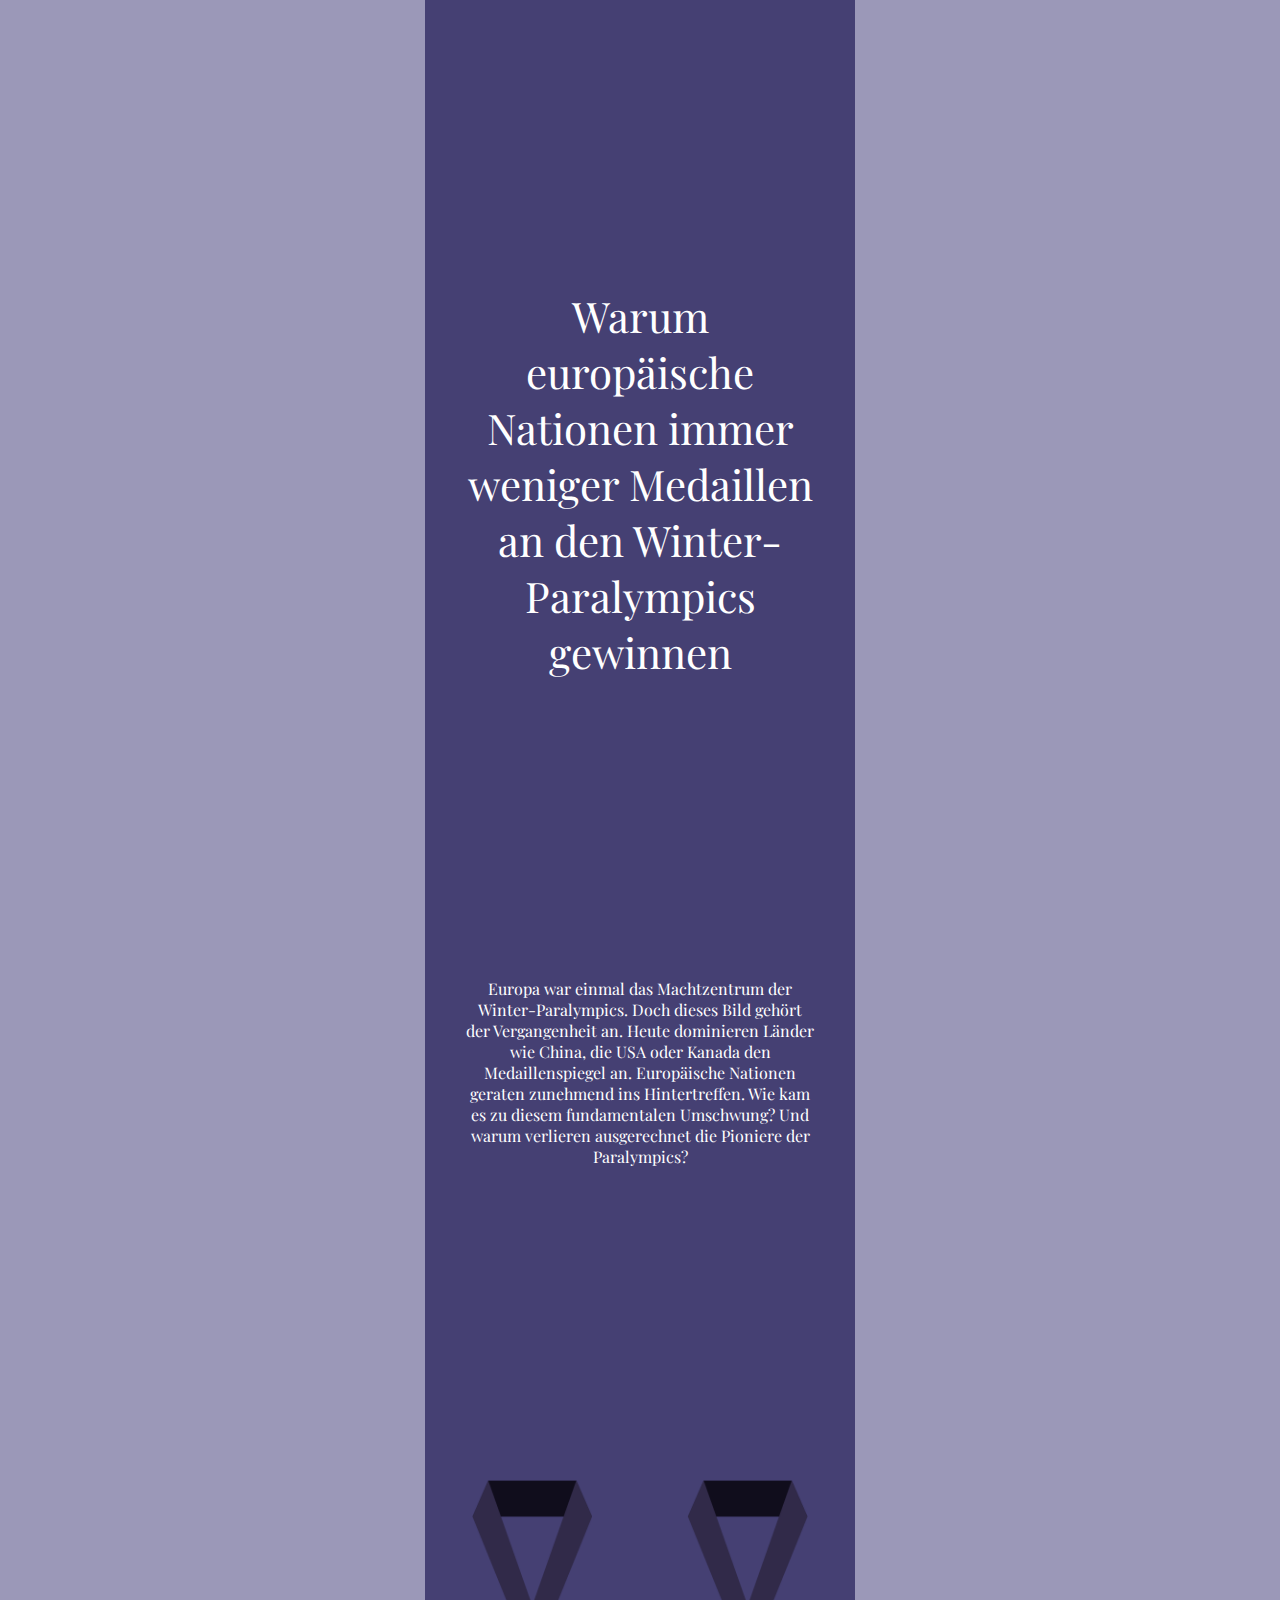
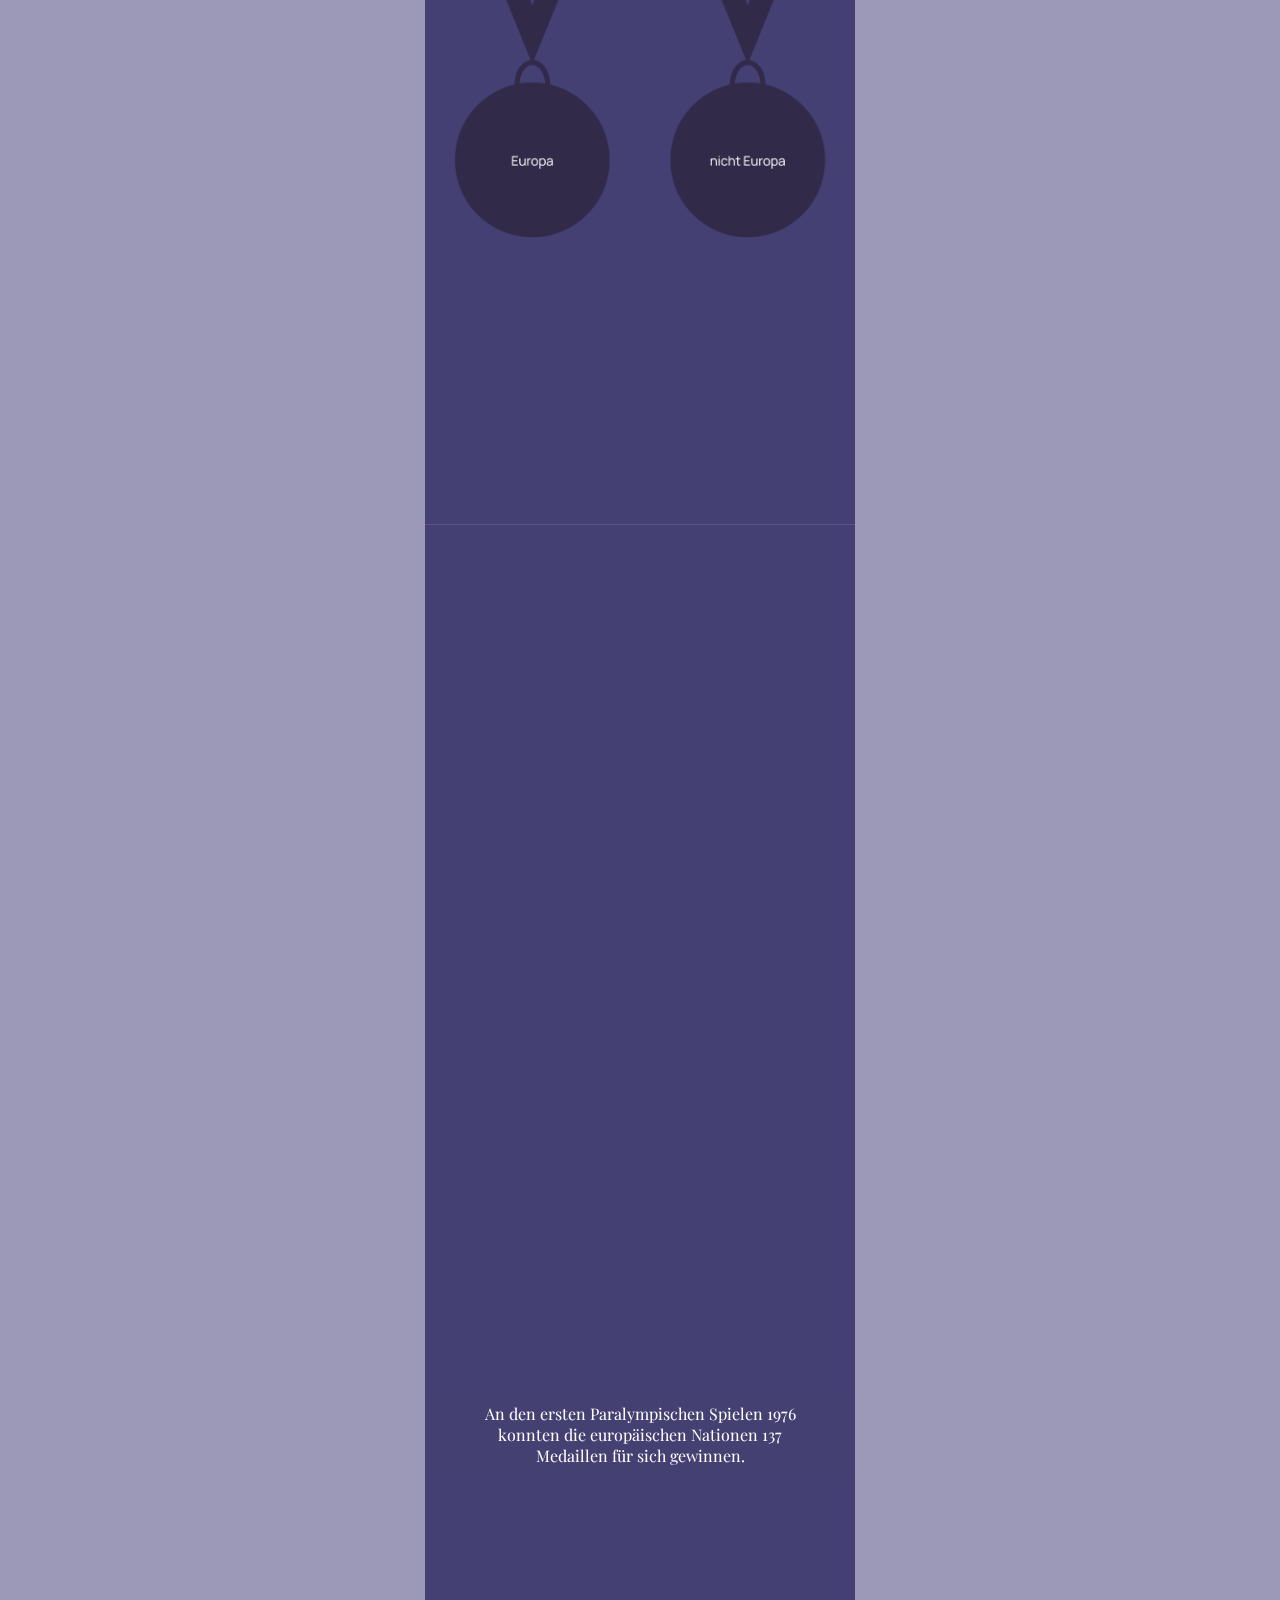
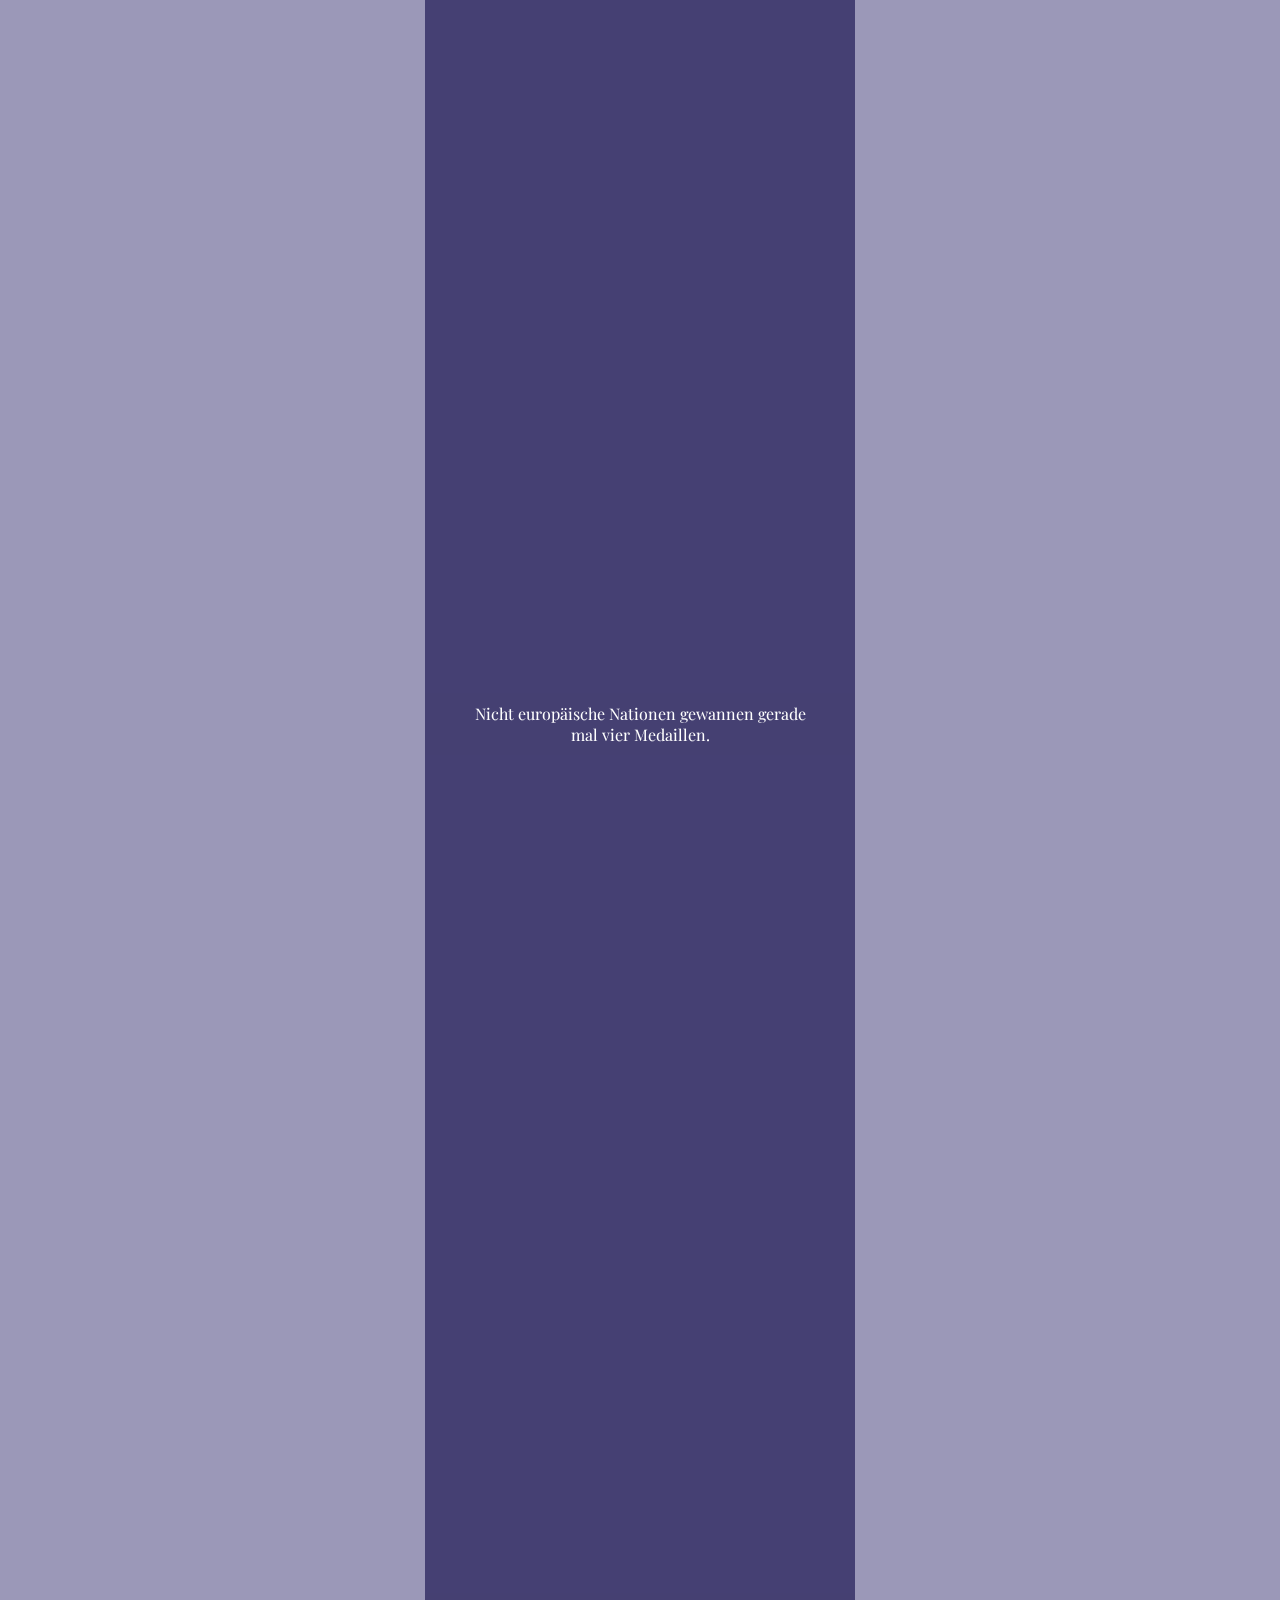
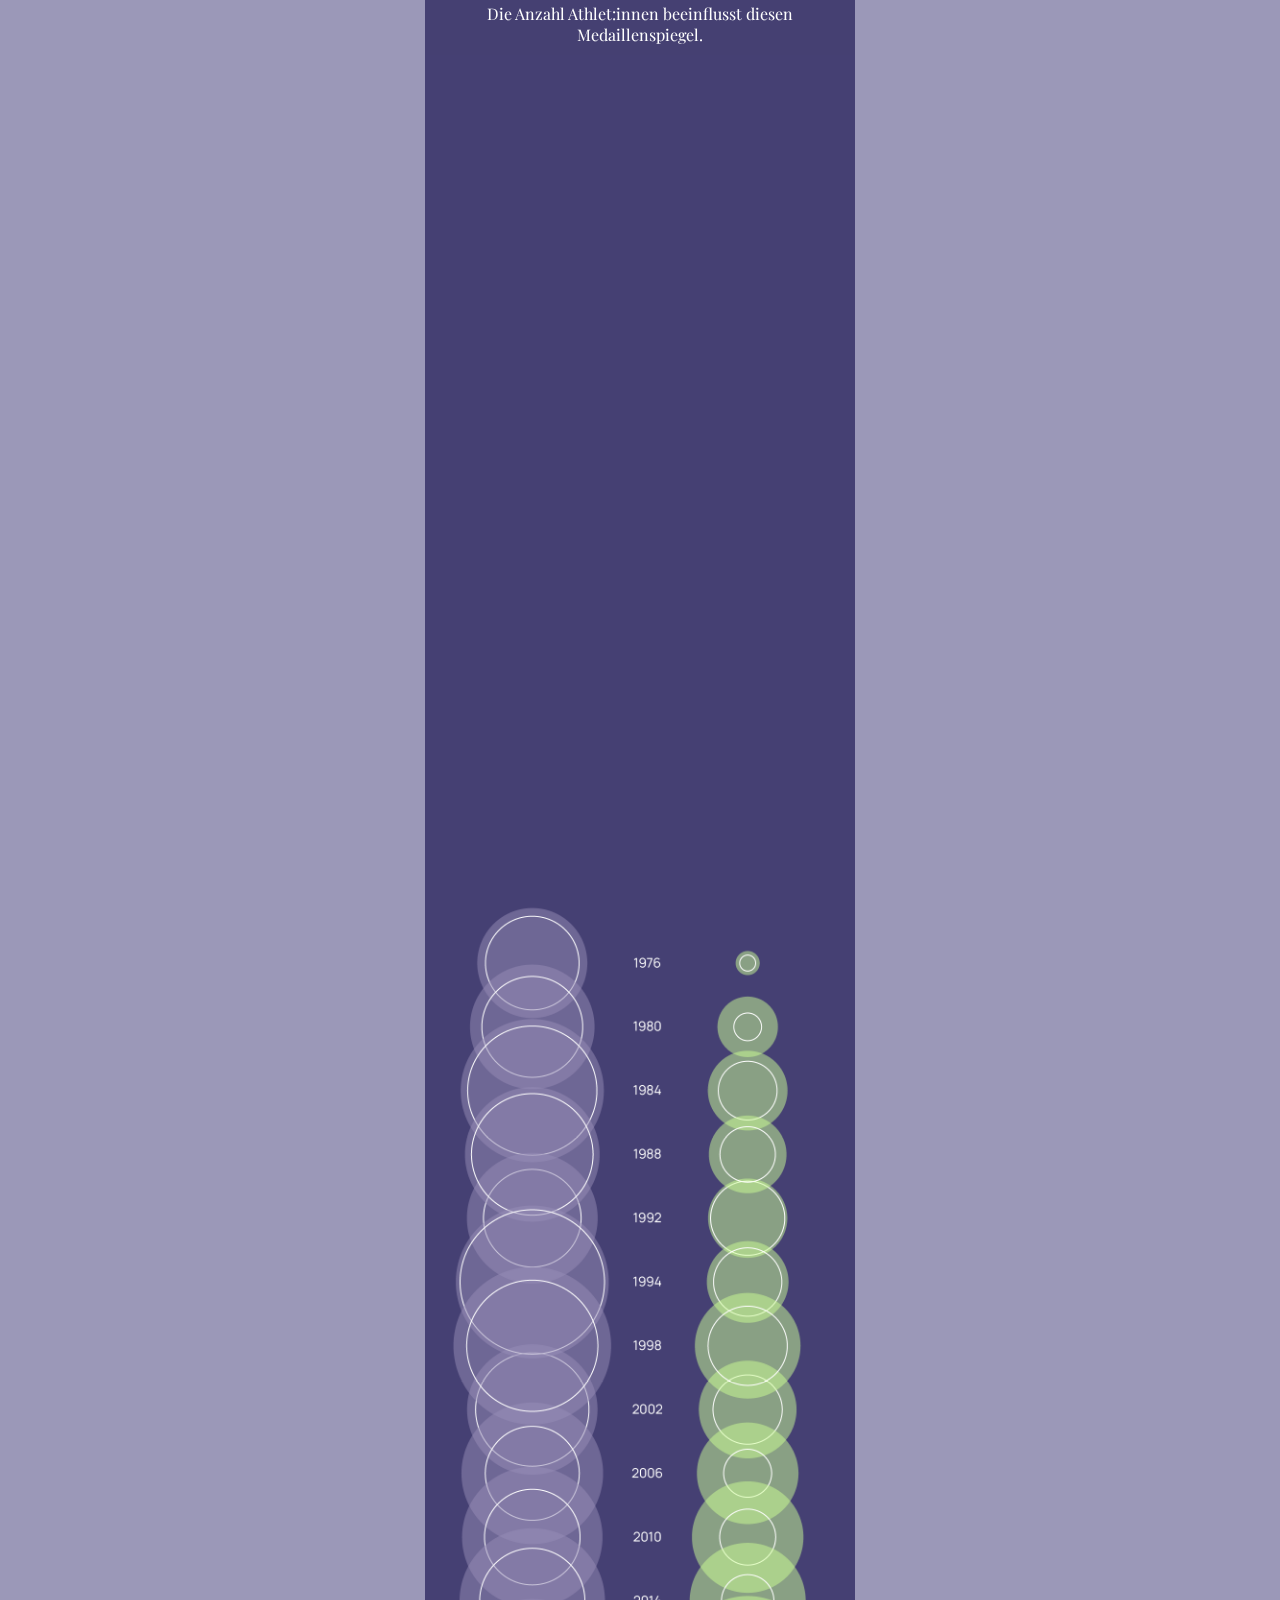
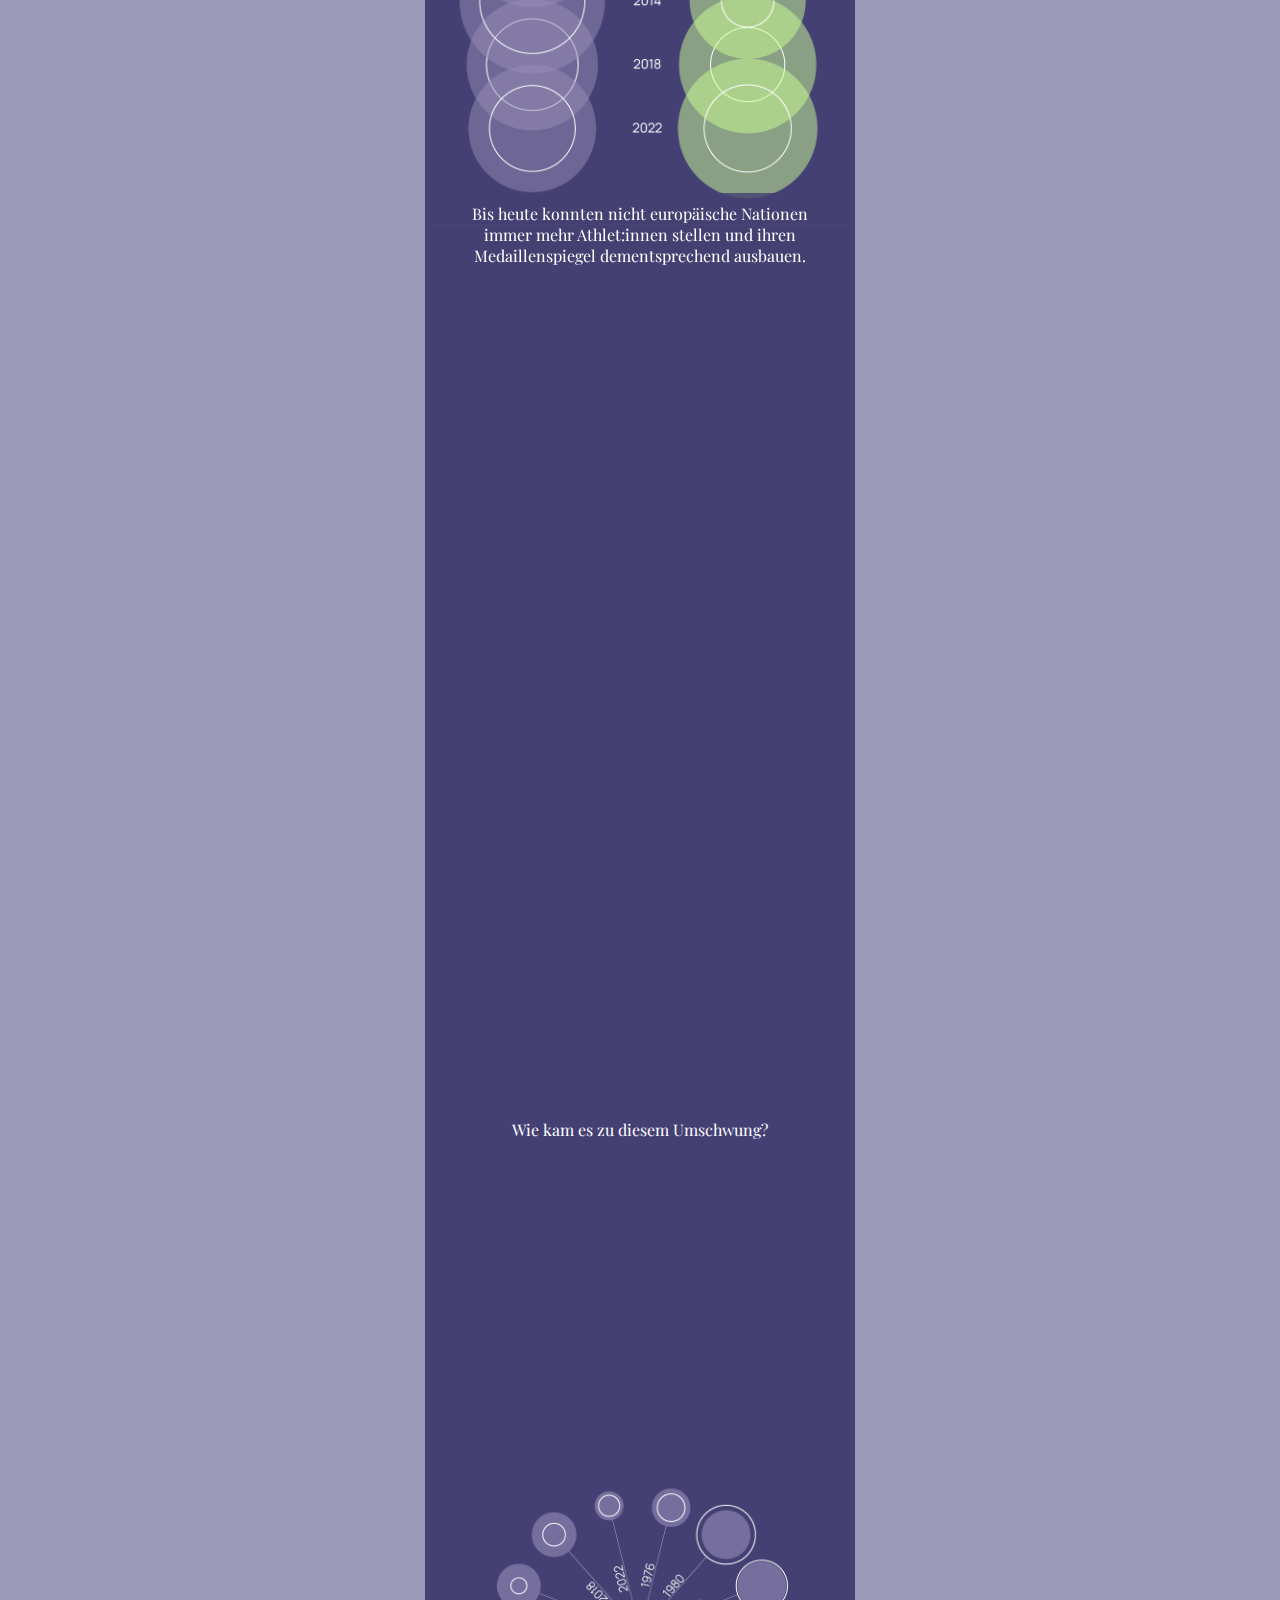
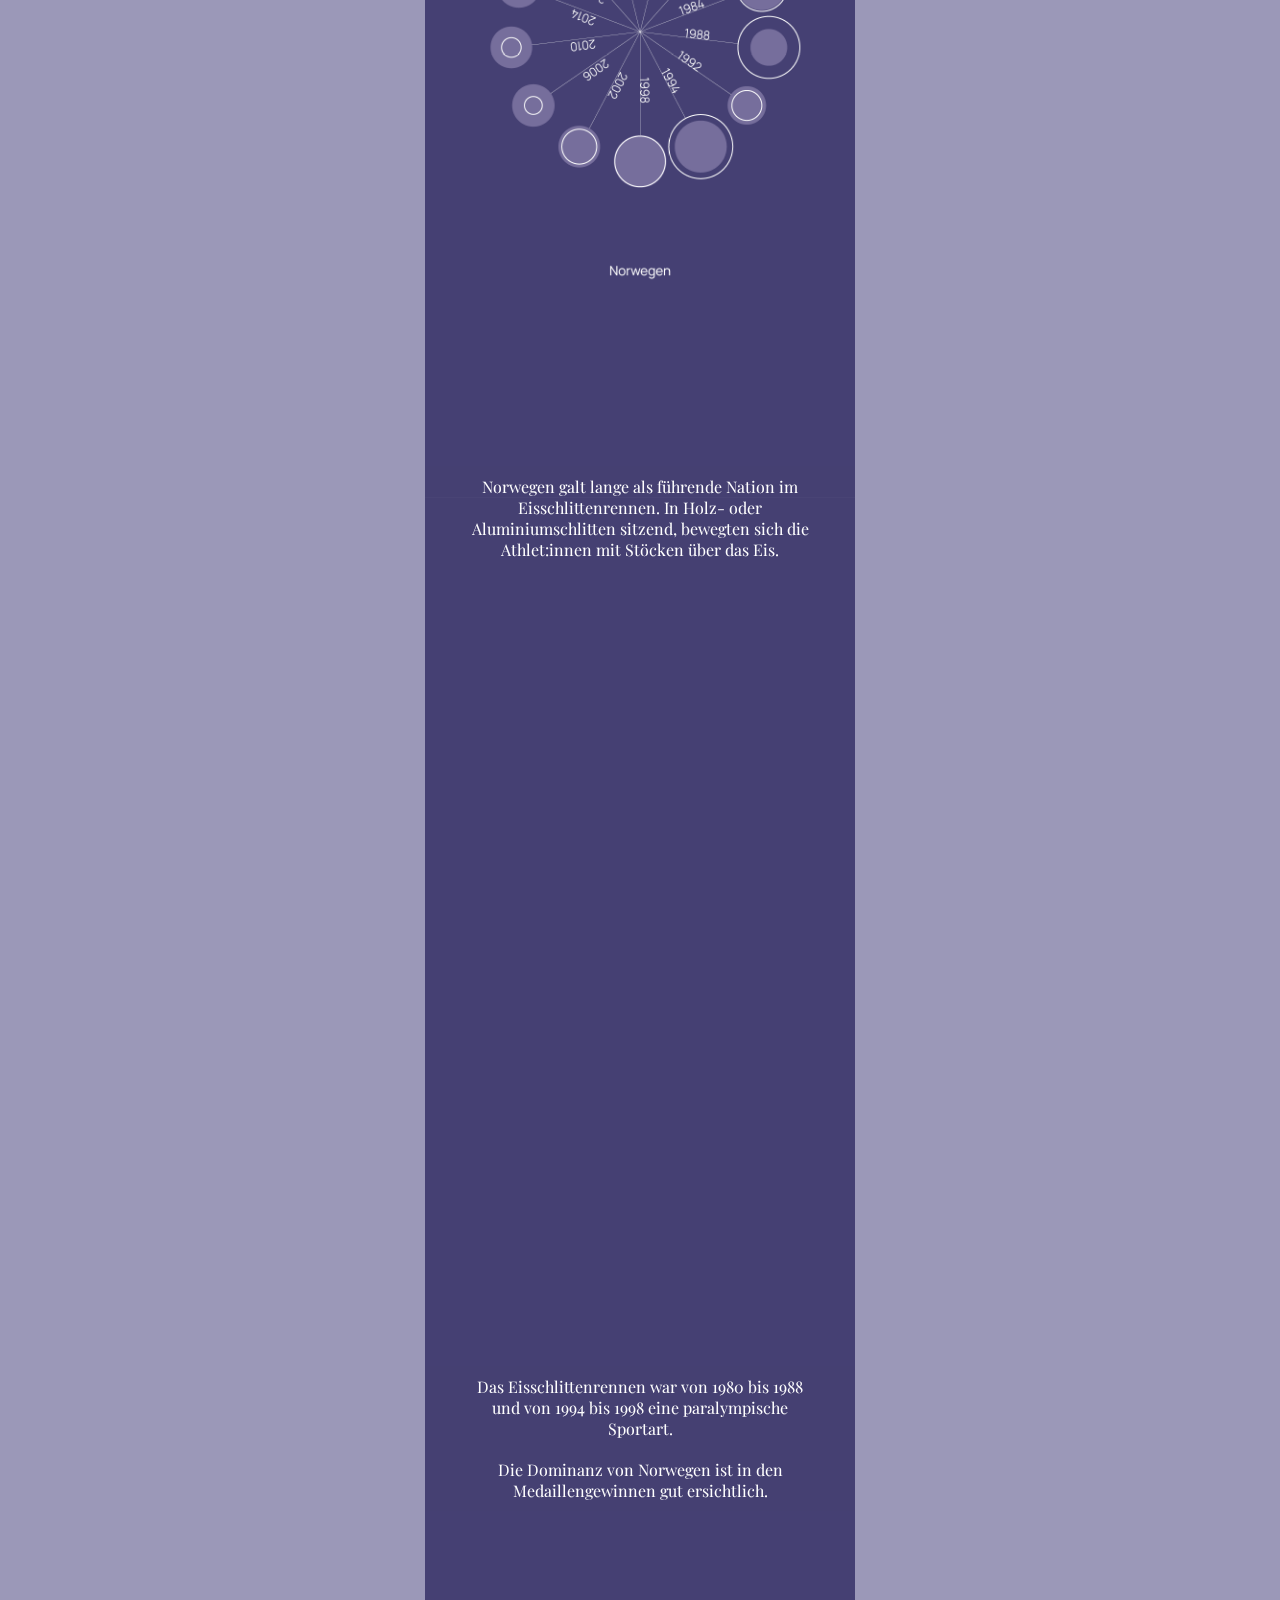
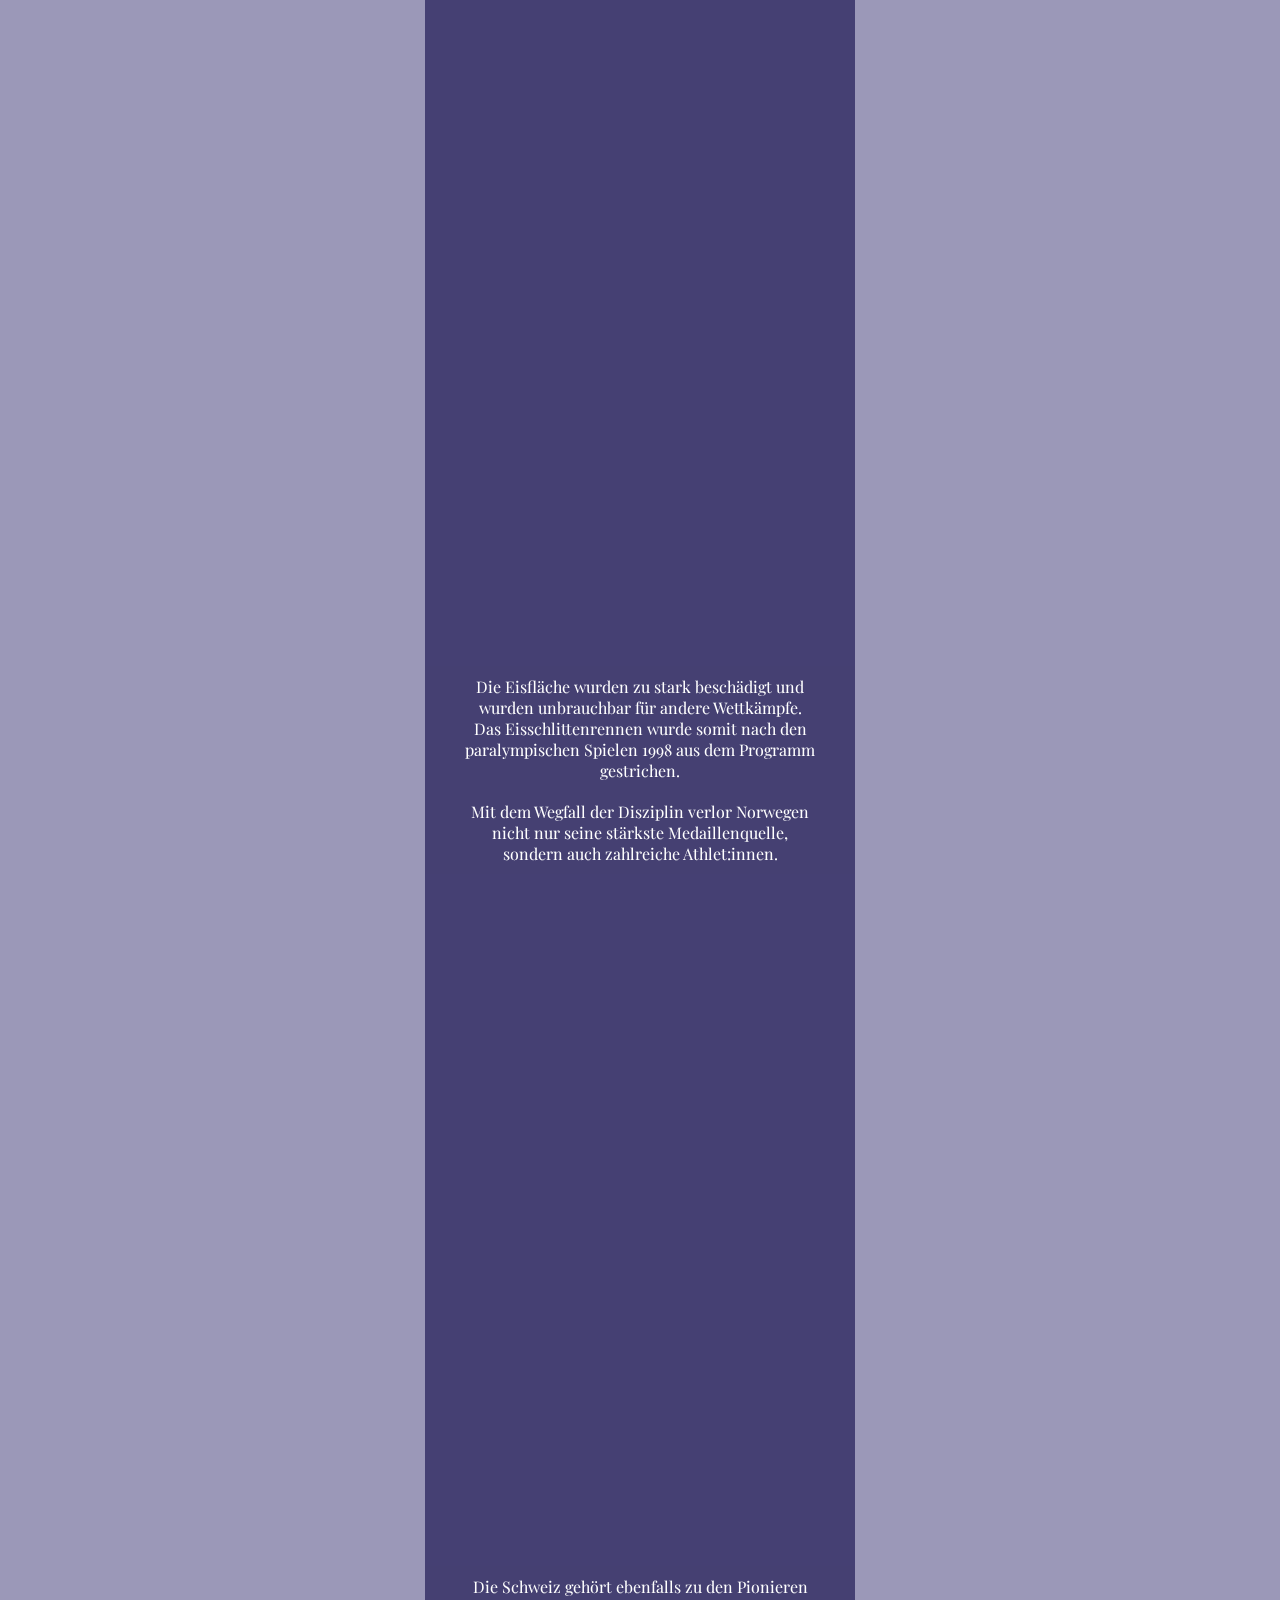
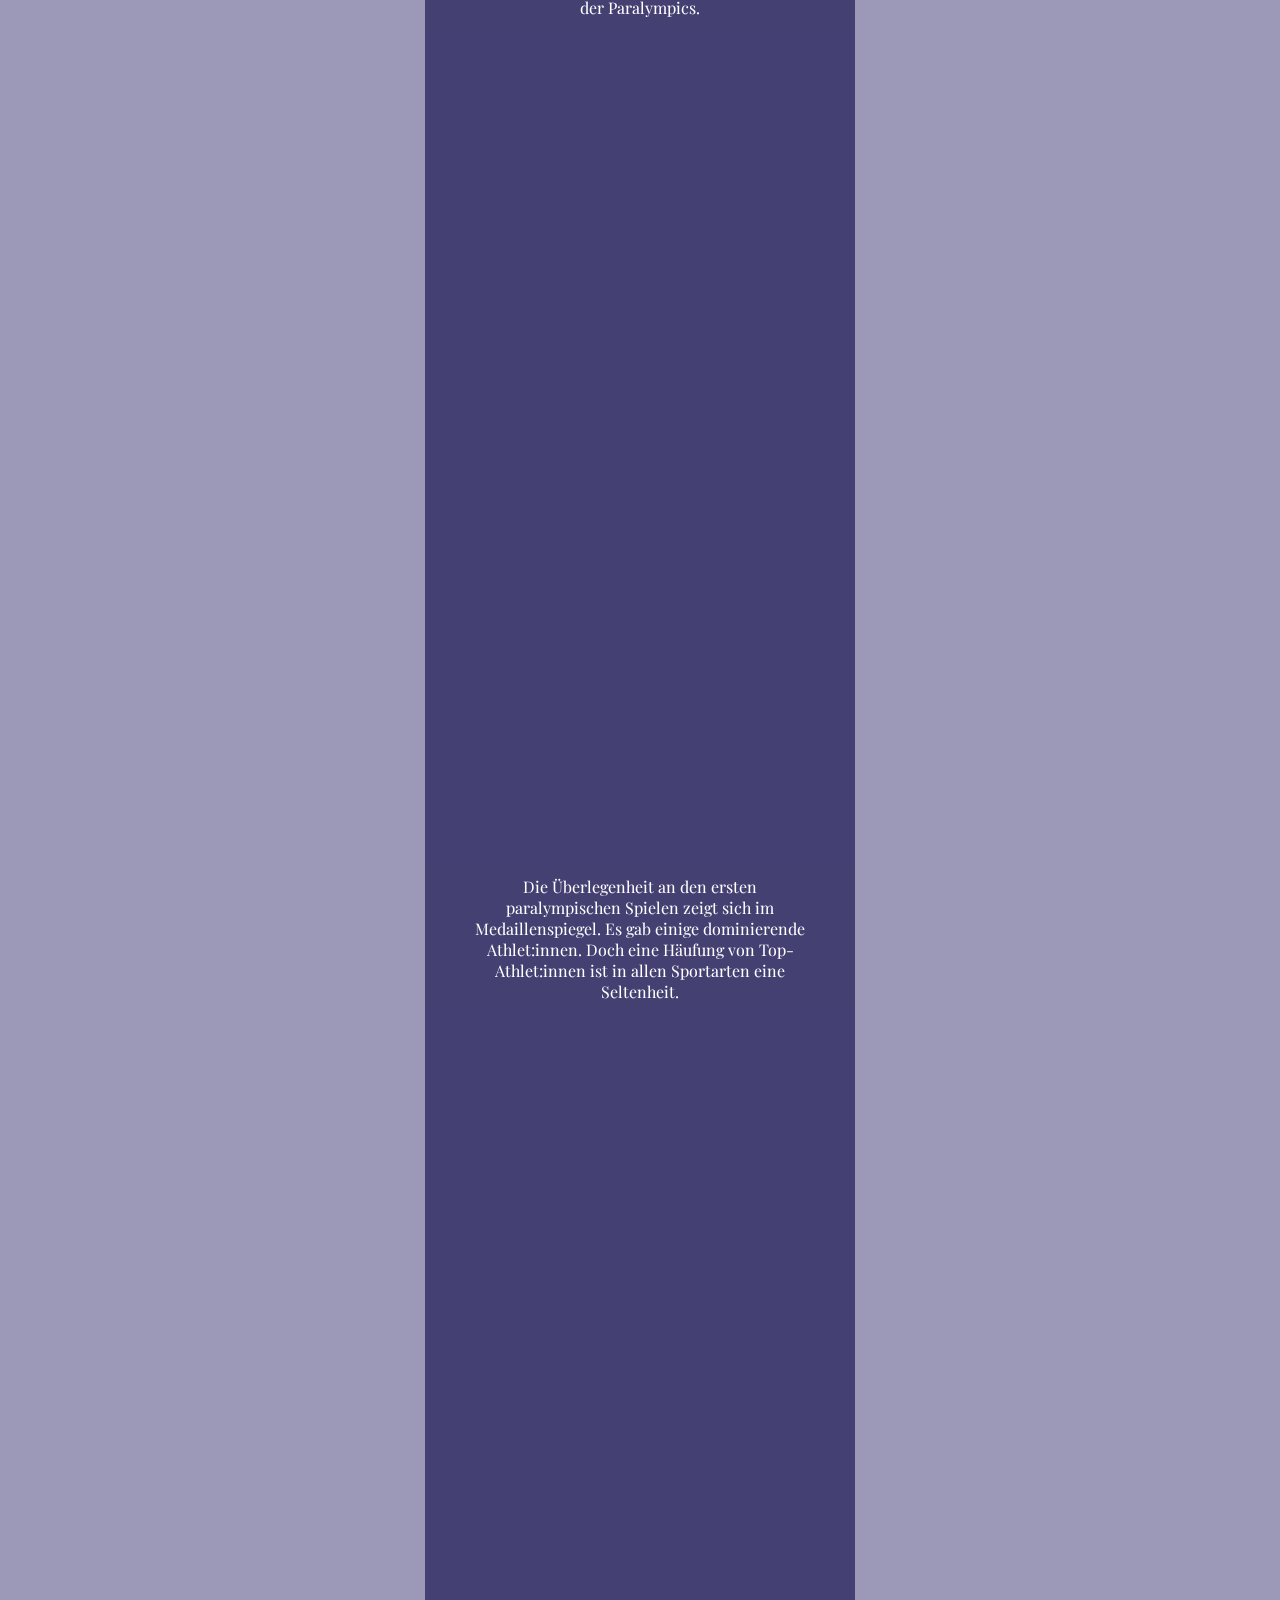
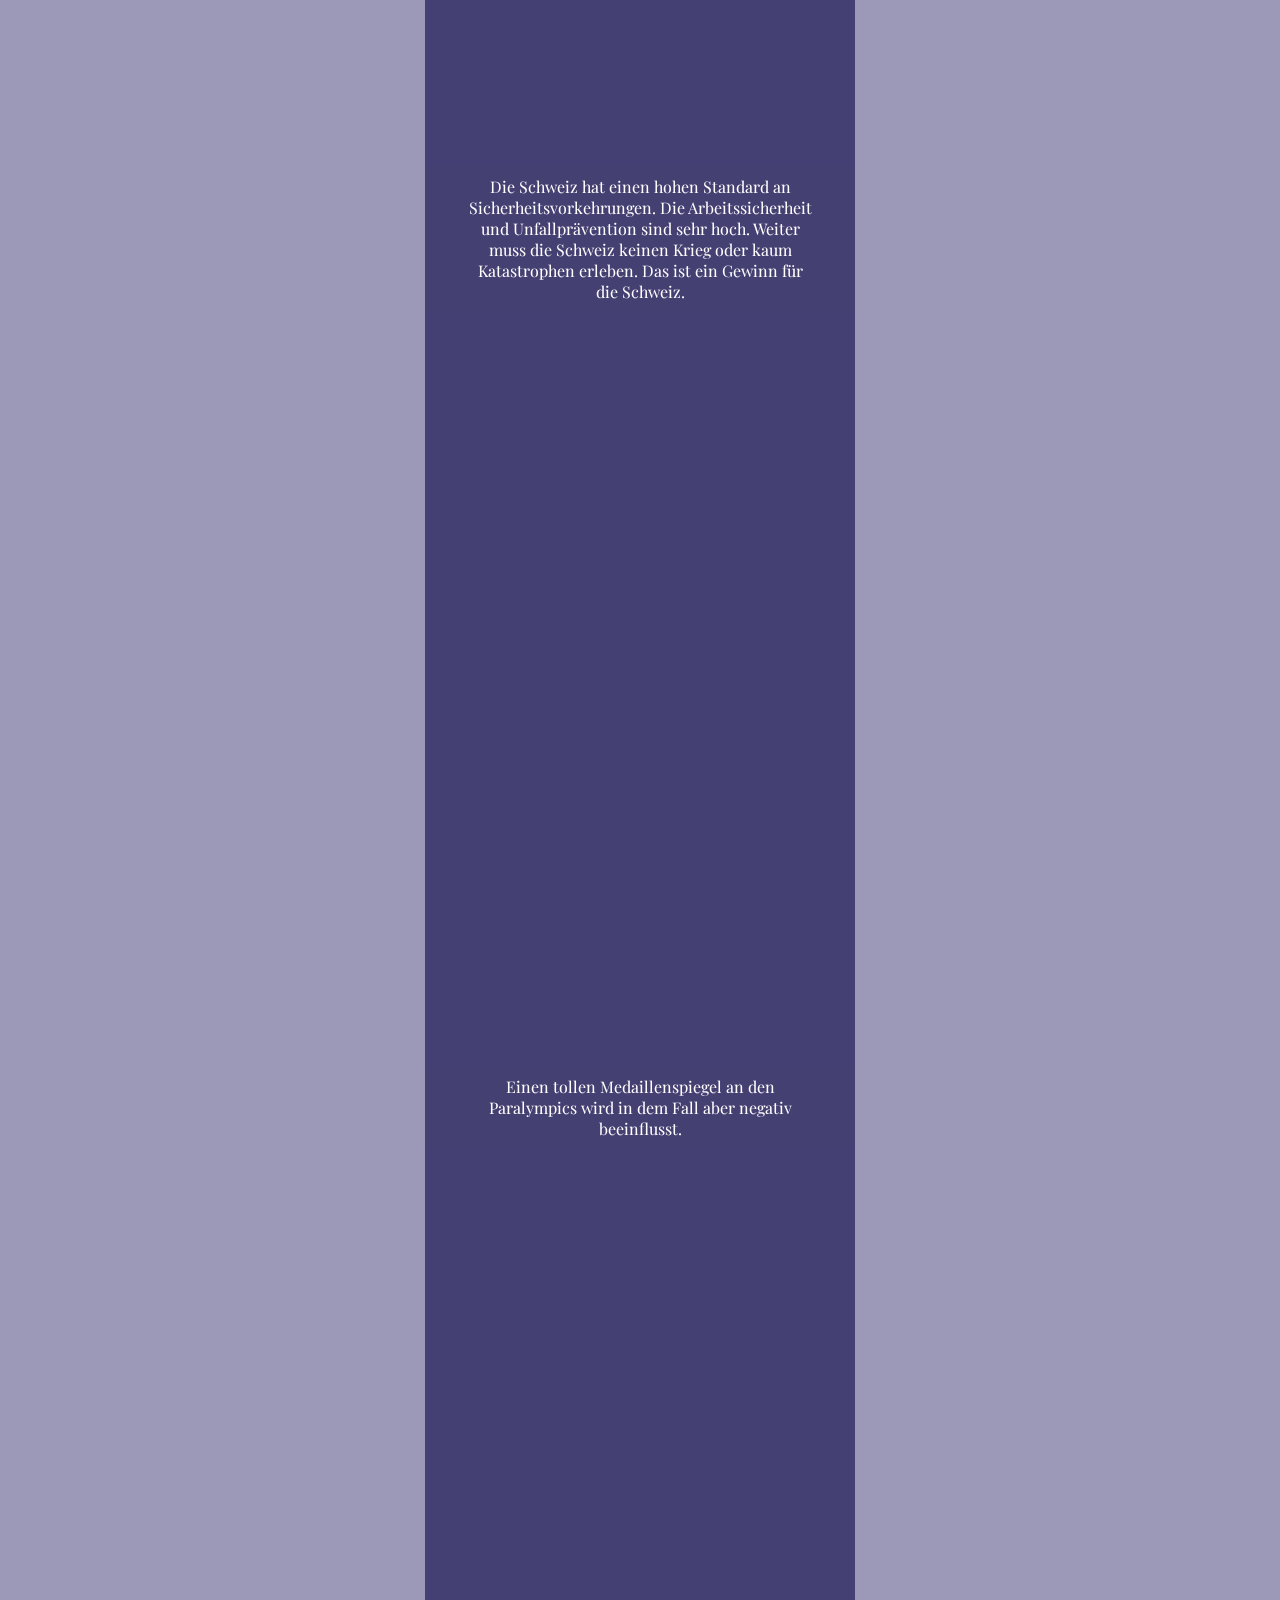
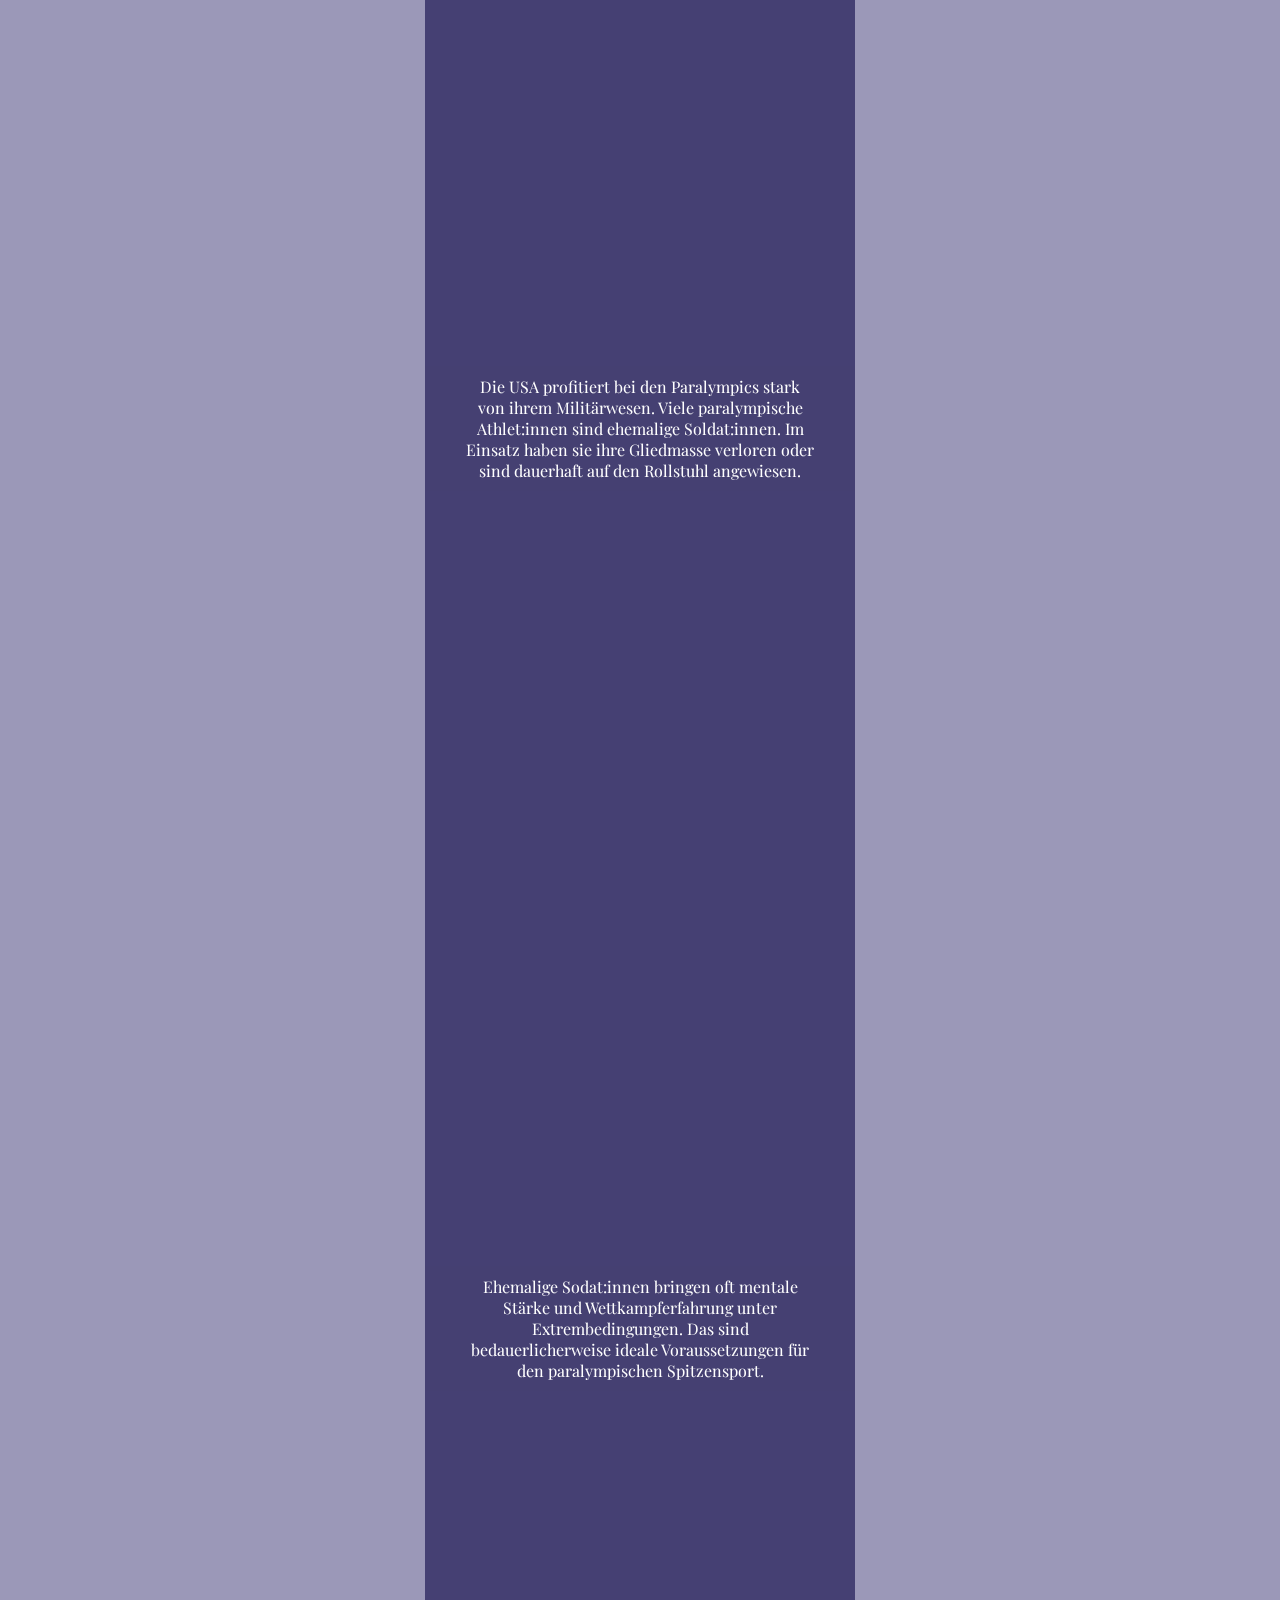
<file: index.html>
<!DOCTYPE html>
<html lang="de">

<head>
	<meta charset="utf-8" />
	<meta name="viewport" content="width=device-width, initial-scale=1" />
	<link rel="stylesheet" href="css/style.css" />

	<link rel="preconnect" href="https://fonts.googleapis.com">
	<link rel="preconnect" href="https://fonts.gstatic.com" crossorigin>
	<link
		href="https://fonts.googleapis.com/css2?family=Inter:ital,opsz,wght@0,14..32,300;1,14..32,300&family=Manrope:wght@200..800&family=Raleway:ital,wght@0,100..900;1,100..900&family=Schibsted+Grotesk:ital,wght@0,400..900;1,400..900&display=swap"
		rel="stylesheet">
	<link
		href="https://fonts.googleapis.com/css2?family=Inter:ital,opsz,wght@0,14..32,300;1,14..32,300&family=Manrope&family=Playfair+Display:ital,wght@0,400..900;1,400..900&family=Raleway:ital,wght@0,100..900;1,100..900&family=Schibsted+Grotesk:ital,wght@0,400..900;1,400..900&display=swap"
		rel="stylesheet">

</head>

<body>
	<div class="main">
		<div class="noscrolly">
			<h1 class="titel">Warum europäische Nationen immer weniger Medaillen an den Winter-Paralympics gewinnen</h1>
			<p class="lead">
				Europa war einmal das Machtzentrum der Winter-Paralympics. Doch dieses Bild gehört der Vergangenheit an.
				Heute dominieren Länder wie China, die USA oder Kanada den Medaillenspiegel an. Europäische Nationen
				geraten zunehmend ins Hintertreffen. Wie kam es zu diesem fundamentalen Umschwung? Und warum verlieren
				ausgerechnet die Pioniere der Paralympics?
			</p>
		</div>

		<div class="scrolly" id="first">
			<div class="figure">
				<img src="./img/Visualisierung1.png" class="sticky-img" />
			</div>

			<div class="article">
				<div class="step" data-img="./img/Visualisierung1.png" data-step="0">
				</div>
				<div class="step" data-img="./img/Visualisierung2.png" data-step="1">
					<p>An den ersten Paralympischen Spielen 1976 konnten die europäischen Nationen 137 Medaillen für
						sich gewinnen.</p>
				</div>
				<div class="step" data-img="./img/Visualisierung3.png" data-step="2">
					<p>Nicht europäische Nationen gewannen gerade mal vier Medaillen.</p>
				</div>
				<div class="step" data-img="./img/Visualisierung4.png" data-step="3">
					<p>Die Anzahl Athlet:innen beeinflusst diesen Medaillenspiegel.</p>
				</div>
			</div>
		</div>

		<div class="scrolly" id="first">
			<div class="figure">
				<img src="./img/Visualisierung5.png" class="sticky-img" />
			</div>

			<div class="article">
				<div class="step" data-img="./img/Visualisierung5.png" data-step="1">
					<p>Bis heute konnten nicht europäische Nationen immer mehr Athlet:innen stellen und ihren
						Medaillenspiegel dementsprechend ausbauen.</p>
				</div>
			</div>
		</div>

		<div class="noscrolly">
			<p class="para">Wie kam es zu diesem Umschwung?</p>
		</div>

		<div class="scrolly" id="second">
			<div class="figure">
				<img src="img/VisNorwegen1.png" class="sticky-img" />
			</div>

			<div class="article">
				<div class="step" data-img="img/VisNorwegen1.png">
					<p>Norwegen galt lange als führende Nation im Eisschlittenrennen. In Holz- oder
						Aluminiumschlitten sitzend, bewegten sich die Athlet:innen mit Stöcken über das Eis.</p>
				</div>
				<div class="step" data-img="img/VisNorwegen2.png">
					<p>Das Eisschlittenrennen war von 1980 bis 1988 und von 1994 bis 1998 eine paralympische
						Sportart.
					</p>
					<p>Die Dominanz von Norwegen ist in den Medaillengewinnen gut ersichtlich.</p>
				</div>
				<div class="step" data-img="img/VisNorwegen3.png">
					<p>Die Eisfläche wurden zu stark beschädigt und wurden unbrauchbar für andere Wettkämpfe. Das
						Eisschlittenrennen wurde somit nach den paralympischen Spielen 1998 aus dem Programm
						gestrichen.
					</p>
					<p>Mit dem Wegfall der Disziplin verlor Norwegen nicht nur seine stärkste Medaillenquelle,
						sondern
						auch zahlreiche Athlet:innen.</p>
				</div>
				<div class="step" data-img="img/VisSchweiz1.png">
					<p>Die Schweiz gehört ebenfalls zu den Pionieren der Paralympics.</p>
				</div>
				<div class="step" data-img="img/VisSchweiz2.png">
					<p>Die Überlegenheit an den ersten paralympischen Spielen zeigt sich im Medaillenspiegel. Es gab
						einige dominierende Athlet:innen. Doch eine Häufung von Top-Athlet:innen ist in allen Sportarten
						eine Seltenheit.</p>
				</div>
				<div class="step" data-img="img/VisSchweiz2.png">
					<p>Die Schweiz hat einen hohen Standard an Sicherheitsvorkehrungen. Die Arbeitssicherheit und
						Unfallprävention sind sehr hoch. Weiter muss die Schweiz keinen Krieg oder kaum Katastrophen
						erleben. Das ist ein Gewinn für die Schweiz.</p>
				</div>
				<div class="step" data-img="img/VisSchweiz3.png">
					<p>Einen tollen Medaillenspiegel an den Paralympics wird in dem Fall aber negativ beeinflusst.</p>
				</div>
				<div class="step" data-img="img/VisUsa1.png">
					<p>Die USA profitiert bei den Paralympics stark von ihrem Militärwesen. Viele paralympische
						Athlet:innen sind ehemalige Soldat:innen. Im Einsatz haben sie ihre Gliedmasse verloren oder
						sind dauerhaft auf den Rollstuhl angewiesen.</p>
				</div>
				<div class="step" data-img="img/VisUsa1.png">
					<p>Ehemalige Sodat:innen bringen oft mentale Stärke und Wettkampferfahrung unter Extrembedingungen. Das sind bedauerlicherweise ideale
						Voraussetzungen für den paralympischen Spitzensport.</p>
				</div>
				<div class="step" data-img="img/VisRus1.png">
					<p>Auch Russland war stark im Aufstieg bei den Paralympics.</p>
				</div>
				<div class="step" data-img="img/VisRus2.png">
					<p>Der Höhepunkt erreichten sie an den Heimspielen in Sotchi 2014. Russland gewann mit Abstand
						am meisten Medaillen. Doch der Erfolg war nicht nachhaltig. Systematisches Doping spielte
						eine zentrale Rolle.</p>
				</div>
				<div class="step" data-img="img/VisRus3.png">
					<p>Die Konsequenz war die Sperrung von allen russischen Athlet:innen an den nächsten olympischen
						Spielen.</p>
				</div>
				<div class="step" data-img="img/VisChin1.png">
					<p>Als China die Zusage für die Austragung der Paralympischen Spiele erhalten hat, investierte
						der Staat stark in den paralympischen Sport.</p>
				</div>
				<div class="step" data-img="img/VisChin1.png">
					<p>Bei den Paralympics geht es um hoch entwickelte Techniken und teures Material. Es braucht
						aber nicht nur Geld, sondern auch ausgebildetes Fachpersonal und Infrastruktur.</p>
				</div>
				<div class="step" data-img="img/VisChin2.png">
					<p>Der Erfolg wurde an den Heimspielen in Beijing 2022 sichtbar.</p>
				</div>
			</div>
		</div>

		<div class="noscrolly">
			<p class="para">Die Verteilung der Medaillen-Gewinne hat sich klar verändert. Heute sind Nationen wie
				China, Amerika, Kanada, Korea und Japan überlegen.</p>
		</div>

		<div class="scrolly" id="third">
			<div class="figure">
				<img src="img/VisTop1.png" class="sticky-img" />
			</div>

			<div class="article">
				<div class="step" data-img="img/VisTop2.png">
					<p>Das sind die Top-Fünf Medaillengewinner von jedem Jahr an den Paralympics.</p>
				</div>
				<div class="step" data-img="img/VisTop3.png">
					<p>Diese Länder haben die meisten Medaillen im jeweiligen Jahr gewonnen.</p>
				</div>
				<div class="step" data-img="img/VisTop4.png">
					<p>Seit 2002 haben die nicht-europäische Nationen den Medaillenspiegel dominiert.</p>
				</div>
				<div class="step" data-img="img/VisTop5.png">
					<p>Nicht nur die Medaillen-Gewinne von europäischen Nationen ist im Rückgang. Heute stellen
						viele
						europäische Länder deutlich weniger Athlet:innen.</p>
				</div>
				<div class="step" data-img="img/VisTop6.png">
					<p>Mehr Teilnehmende der nicht-europäischen Nationen bedeuten mehr Chancen auf Medaillen.</p>
				</div>
			</div>
		</div>

		<div class="noscrolly">
			<p class="para">Wähle ein Land, das bisher in den Top 5 Medaillen-Gewinnen lag.</p>
		</div>

		<div class="scrolly" id="forth">
			<div class="figure" id="sketch">

			</div>
			<div class="figure">
				<div class="step">
				</div>
			</div>

			<div class="noscrolly">
				<p class="para">Wer wird wohl die Paralympics in Milano 2026 dominieren? Es ist zu erwarten, dass …
				</p>
			</div>

			<script src="js/d3.min.js"></script>
			<script src="js/scrollama.min.js"></script>
			<script src="js/config.js"></script>
			<script src="js/p5.min.js"></script>
			<script src="./TopCountriesAnordung/sketch.js"></script>
</body>

</html>
</file>
<file: css/style.css>
body {
   background-color:#9b98b8;
   margin: 0;
   display: flex;
   justify-content: center;
}

.main {
  max-width: 430px;
  background-color: #454073;
}

.noscrolly {
  position: relative;
  padding: 0;
  max-width: 430px;
  margin: 0 auto;
  color: #ffff;
  text-align: center;
  font-size: 16px;
  font-family: "Playfair Display", serif;
  font-optical-sizing: auto;
  font-weight: 400;
  font-style: normal;
  background-color: #454073;
}

.article {
  position: relative;
  max-width: 430px;
  margin: 0 auto;
}

p {
  padding-left: 40px;  
  padding-right: 40px;
  padding-top: 10px;
  padding-bottom: 10px;
}

.lead{
  hyphens: manual;
  text-align: center;
  font-size: 16px;
}

.figure {
  position: -webkit-sticky;
  position: sticky;
  top: 0;
  margin: 0 auto; 
  -webkit-transform: translate3d(0, 0, 0);
  -moz-transform: translate3d(0, 0, 0);
  transform: translate3d(0, 0, 0);
  z-index: 0;
  width: 430px;
  height: 100vh;
}

.step {
  margin: 0 auto 0 auto;
  padding: 0;
  height: 100vh;
}

.step p {
  text-align: center;
  font-size: 16px;
  font-family: "Playfair Display", serif;
  font-optical-sizing: auto;
  font-weight: 400;
  font-style: normal;
  margin: 0;
  color: white;
  background-color: hsla(246, 28%, 35%, 0.8);
}

.sticky-img {
  margin: 0 auto;
  width: 430px;
  height: 932px;
  object-fit: scale-down;
  overflow: hidden;
}

.titel {
  background-color:#454073;
  color:rgb(255, 255, 255);
  padding: 30px;
  padding-top: 260px;
  padding-bottom: 260px;
  font-size: 42px;
  font-family: "Playfair Display", serif;
  font-optical-sizing: auto;
  font-weight: 400;
  font-style: normal;
  text-align: center;
}

.style-picker {
  -webkit-appearance: none;
  appearance: none;
  background: hsla(0, 0%, 100%, 0.5);
  width: 200px;
  height: 30px;
  font-size: 13px;
  font-family: "Manrope", sans-serif;
  font-optical-sizing: auto;
  font-weight: 400;
  font-style: normal;
  text-align: center;
  position:absolute;
  color: #454073;
  border-radius: 10px;
  border: none
}
</file>
